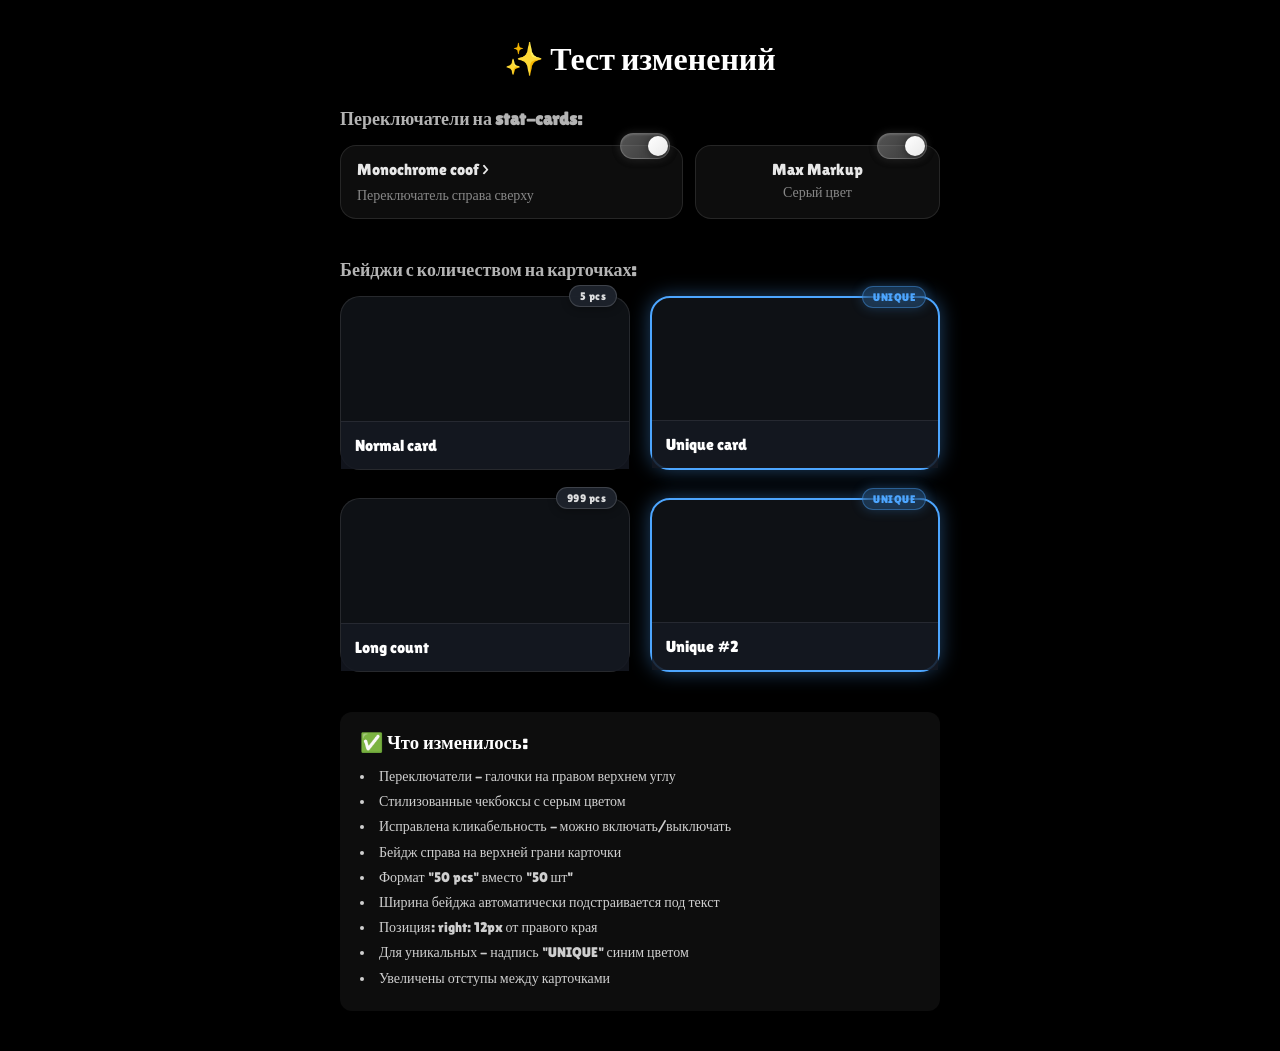
<file: test-changes.html>
<!DOCTYPE html>
<html lang="ru">

<head>
    <meta charset="UTF-8">
    <meta name="viewport" content="width=device-width, initial-scale=1.0">
    <title>Тест изменений</title>
    <link rel="preconnect" href="https://fonts.googleapis.com">
    <link rel="preconnect" href="https://fonts.gstatic.com" crossorigin>
    <link href="https://fonts.googleapis.com/css2?family=Lilita+One&display=swap" rel="stylesheet">
    <style>
        * {
            margin: 0;
            padding: 0;
            box-sizing: border-box;
        }

        body {
            font-family: 'Lilita One', cursive;
            background: #000;
            color: #fff;
            padding: 40px 20px;
        }

        .container {
            max-width: 600px;
            margin: 0 auto;
        }

        h1 {
            margin-bottom: 30px;
            text-align: center;
        }

        /* Stat Cards */
        .stats-section {
            display: grid;
            grid-template-columns: 1.4fr 1fr;
            gap: 12px;
            margin-bottom: 40px;
        }

        .stat-card {
            background: rgba(255, 255, 255, 0.05);
            border-radius: 16px;
            padding: 14px 16px;
            border: 1px solid rgba(255, 255, 255, 0.1);
            position: relative;
            transition: all 0.3s ease;
        }

        .stat-card.inactive {
            opacity: 0.4;
            pointer-events: none;
        }

        .stat-toggle {
            position: absolute;
            top: -13px;
            right: 12px;
            width: 50px;
            height: 26px;
            display: inline-block;
            cursor: pointer;
            z-index: 10;
        }

        .stat-toggle input {
            opacity: 0;
            width: 0;
            height: 0;
        }

        .stat-toggle-slider {
            position: absolute;
            top: 0;
            left: 0;
            right: 0;
            bottom: 0;
            background: linear-gradient(135deg, rgba(255, 255, 255, 0.15), rgba(255, 255, 255, 0.08));
            border: 1px solid rgba(255, 255, 255, 0.2);
            border-radius: 26px;
            transition: all 0.3s ease;
            box-shadow: 0 2px 8px rgba(0, 0, 0, 0.2), inset 0 1px 2px rgba(255, 255, 255, 0.1);
        }

        .stat-toggle-slider:before {
            position: absolute;
            content: "";
            height: 20px;
            width: 20px;
            left: 3px;
            bottom: 2px;
            background: linear-gradient(135deg, #ffffff, #e8e8e8);
            border-radius: 50%;
            transition: all 0.3s ease;
            box-shadow: 0 2px 6px rgba(0, 0, 0, 0.3);
        }

        .stat-toggle input:checked+.stat-toggle-slider {
            background: linear-gradient(135deg, rgba(140, 140, 140, 0.6), rgba(100, 100, 100, 0.5));
            border-color: rgba(160, 160, 160, 0.4);
            box-shadow: 0 0 8px rgba(120, 120, 120, 0.3), 0 2px 8px rgba(0, 0, 0, 0.2), inset 0 1px 2px rgba(255, 255, 255, 0.15);
        }

        .stat-toggle input:checked+.stat-toggle-slider:before {
            transform: translateX(24px);
            box-shadow: 0 2px 8px rgba(0, 0, 0, 0.4);
        }

        .stat-title {
            font-size: 16px;
            opacity: 0.9;
            margin-bottom: 8px;
        }

        .limit-title {
            font-size: 16px;
            opacity: 0.9;
            text-align: center;
        }

        /* NFT Cards */
        .nft-grid {
            display: grid;
            grid-template-columns: repeat(2, 1fr);
            gap: 20px;
            row-gap: 28px;
        }

        .nft-card {
            width: 100%;
            aspect-ratio: 2 / 1.2;
            position: relative;
            background: rgba(33, 38, 48, 0.45);
            border-radius: 20px;
            overflow: visible;
            border: 1px solid rgba(255, 255, 255, 0.1);
            box-shadow: 0 4px 15px rgba(0, 0, 0, 0.2);
        }

        .nft-card.unique {
            border: 2px solid #4da6ff;
            box-shadow: 0 0 20px rgba(77, 166, 255, 0.4), 0 4px 15px rgba(0, 0, 0, 0.2);
        }

        .card-inner {
            position: absolute;
            top: 0;
            left: 0;
            width: 100%;
            height: 100%;
            border-radius: 20px;
            overflow: hidden;
        }

        .card-count-badge {
            position: absolute;
            top: -12px;
            right: 12px;
            background: rgba(30, 35, 45, 0.95);
            backdrop-filter: blur(10px);
            padding: 4px 10px;
            border-radius: 12px;
            border: 1px solid rgba(255, 255, 255, 0.15);
            font-size: 11px;
            color: rgba(255, 255, 255, 0.85);
            z-index: 5;
            letter-spacing: 0.5px;
            box-shadow: 0 2px 8px rgba(0, 0, 0, 0.3);
            white-space: nowrap;
        }

        .nft-card.unique .card-count-badge {
            background: rgba(77, 166, 255, 0.2);
            border-color: rgba(77, 166, 255, 0.4);
            color: #4da6ff;
            box-shadow: 0 0 12px rgba(77, 166, 255, 0.3), 0 2px 8px rgba(0, 0, 0, 0.3);
        }

        .card-footer {
            position: absolute;
            bottom: 0;
            width: 100%;
            height: 28%;
            background: rgba(20, 24, 33, 0.85);
            display: flex;
            justify-content: space-between;
            align-items: center;
            padding: 0 14px;
            border-top: 1px solid rgba(255, 255, 255, 0.08);
        }
    </style>
</head>

<body>
    <div class="container">
        <h1>✨ Тест изменений</h1>

        <h2 style="margin-bottom: 15px; font-size: 18px; opacity: 0.7;">Переключатели на stat-cards:</h2>
        <div class="stats-section">
            <div class="stat-card">
                <label class="stat-toggle">
                    <input type="checkbox" checked>
                    <span class="stat-toggle-slider"></span>
                </label>
                <div class="stat-title">Monochrome coof ></div>
                <div style="opacity: 0.5; font-size: 14px;">Переключатель справа сверху</div>
            </div>

            <div class="stat-card">
                <label class="stat-toggle">
                    <input type="checkbox" checked>
                    <span class="stat-toggle-slider"></span>
                </label>
                <div class="limit-title">Max Markup</div>
                <div style="opacity: 0.5; font-size: 14px; text-align: center; margin-top: 5px;">Серый цвет</div>
            </div>
        </div>

        <h2 style="margin-bottom: 15px; font-size: 18px; opacity: 0.7;">Бейджи с количеством на карточках:</h2>
        <div class="nft-grid">
            <div class="nft-card">
                <div class="card-count-badge">5 pcs</div>
                <div class="card-footer">
                    <div>Normal card</div>
                </div>
            </div>

            <div class="nft-card unique">
                <div class="card-count-badge">UNIQUE</div>
                <div class="card-footer">
                    <div>Unique card</div>
                </div>
            </div>

            <div class="nft-card">
                <div class="card-count-badge">999 pcs</div>
                <div class="card-footer">
                    <div>Long count</div>
                </div>
            </div>

            <div class="nft-card unique">
                <div class="card-count-badge">UNIQUE</div>
                <div class="card-footer">
                    <div>Unique #2</div>
                </div>
            </div>
        </div>

        <div style="margin-top: 40px; padding: 20px; background: rgba(255,255,255,0.05); border-radius: 12px;">
            <h3 style="margin-bottom: 10px;">✅ Что изменилось:</h3>
            <ul style="line-height: 1.8; font-size: 14px; opacity: 0.8; list-style-position: inside;">
                <li>Переключатели - галочки на правом верхнем углу</li>
                <li>Стилизованные чекбоксы с серым цветом</li>
                <li>Исправлена кликабельность - можно включать/выключать</li>
                <li>Бейдж справа на верхней грани карточки</li>
                <li>Формат "50 pcs" вместо "50 шт"</li>
                <li>Ширина бейджа автоматически подстраивается под текст</li>
                <li>Позиция: right: 12px от правого края</li>
                <li>Для уникальных - надпись "UNIQUE" синим цветом</li>
                <li>Увеличены отступы между карточками</li>
            </ul>
        </div>
    </div>
</body>

</html>
</file>
